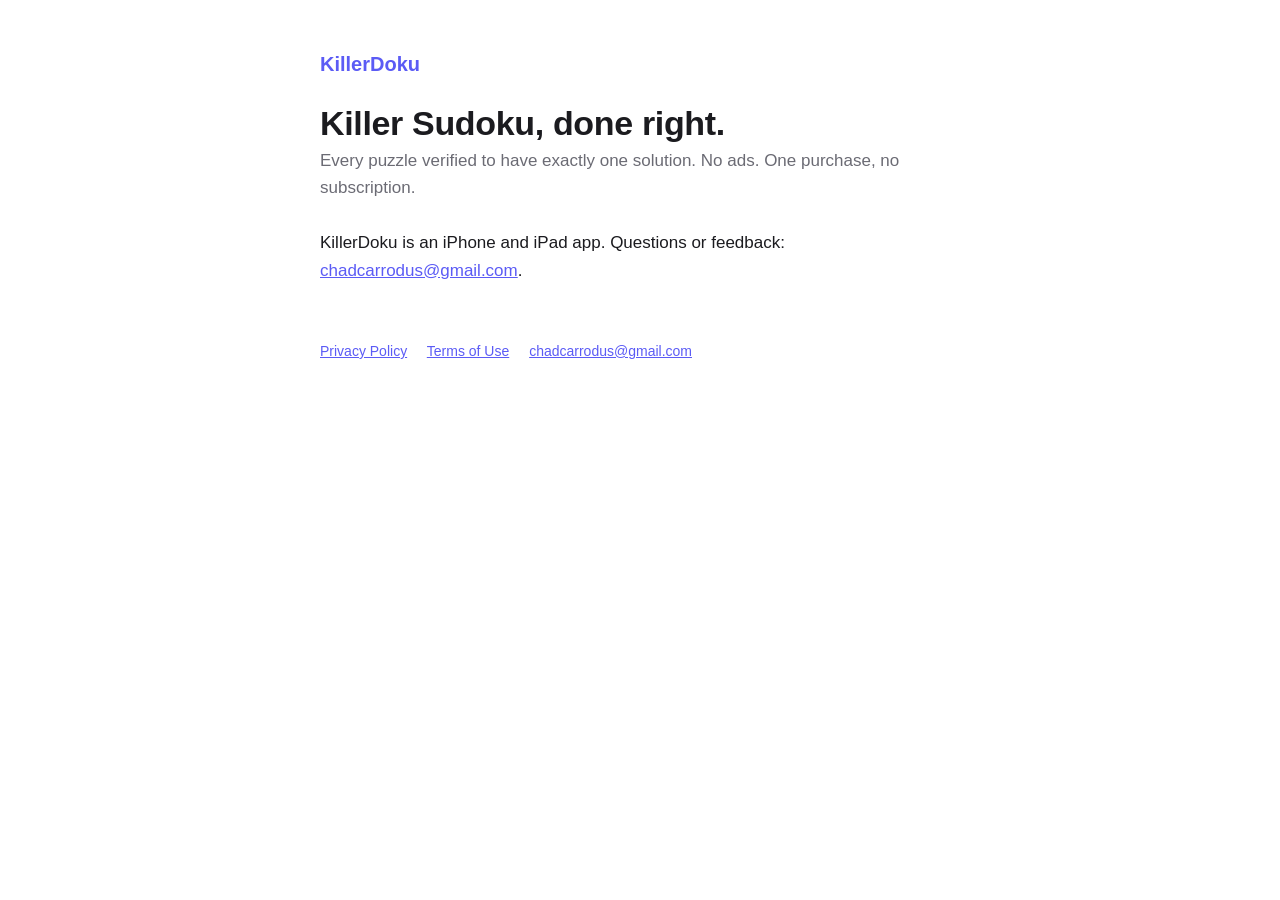
<file: killerdoku/index.html>
<!doctype html>
<html lang="en">
<head>
<meta charset="utf-8">
<meta name="viewport" content="width=device-width, initial-scale=1">
<title>KillerDoku</title>
<link rel="stylesheet" href="_site.css">
</head>
<body>
<main>
<header><a href="./">KillerDoku</a></header>
<h1>Killer Sudoku, done right.</h1>
<p class="meta">Every puzzle verified to have exactly one solution. No ads. One purchase, no subscription.</p>
<p>KillerDoku is an iPhone and iPad app. Questions or feedback: <a href="mailto:chadcarrodus@gmail.com">chadcarrodus@gmail.com</a>.</p>
<footer>
<a href="privacy/">Privacy Policy</a>
<a href="terms/">Terms of Use</a>
<a href="mailto:chadcarrodus@gmail.com">chadcarrodus@gmail.com</a>
</footer>
</main>
</body>
</html>
</file>
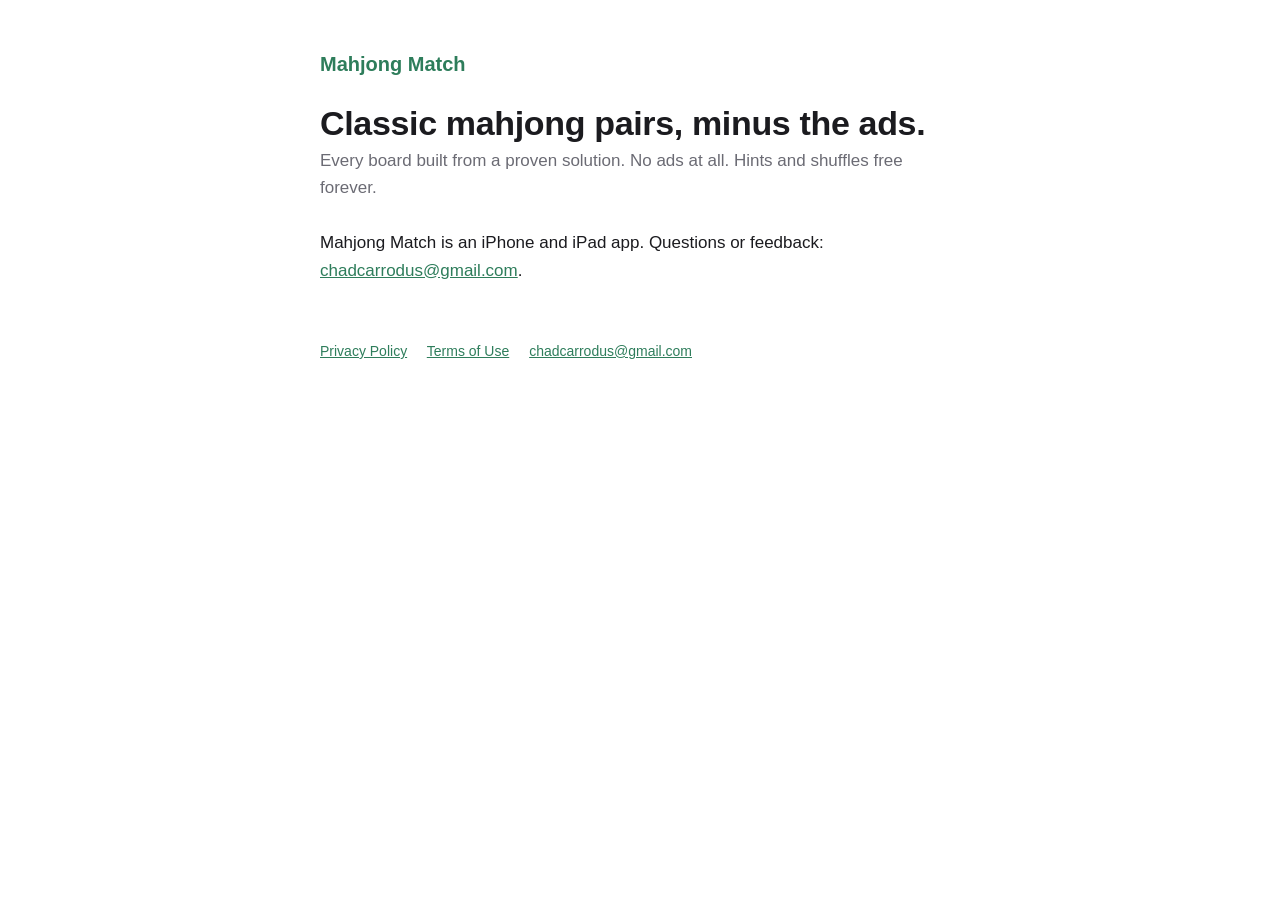
<file: mahjongmatch/index.html>
<!doctype html>
<html lang="en">
<head>
<meta charset="utf-8">
<meta name="viewport" content="width=device-width, initial-scale=1">
<title>Mahjong Match</title>
<link rel="stylesheet" href="_site.css">
</head>
<body>
<main>
<header><a href="./">Mahjong Match</a></header>
<h1>Classic mahjong pairs, minus the ads.</h1>
<p class="meta">Every board built from a proven solution. No ads at all. Hints and shuffles free forever.</p>
<p>Mahjong Match is an iPhone and iPad app. Questions or feedback: <a href="mailto:chadcarrodus@gmail.com">chadcarrodus@gmail.com</a>.</p>
<footer>
<a href="privacy/">Privacy Policy</a>
<a href="terms/">Terms of Use</a>
<a href="mailto:chadcarrodus@gmail.com">chadcarrodus@gmail.com</a>
</footer>
</main>
</body>
</html>
</file>
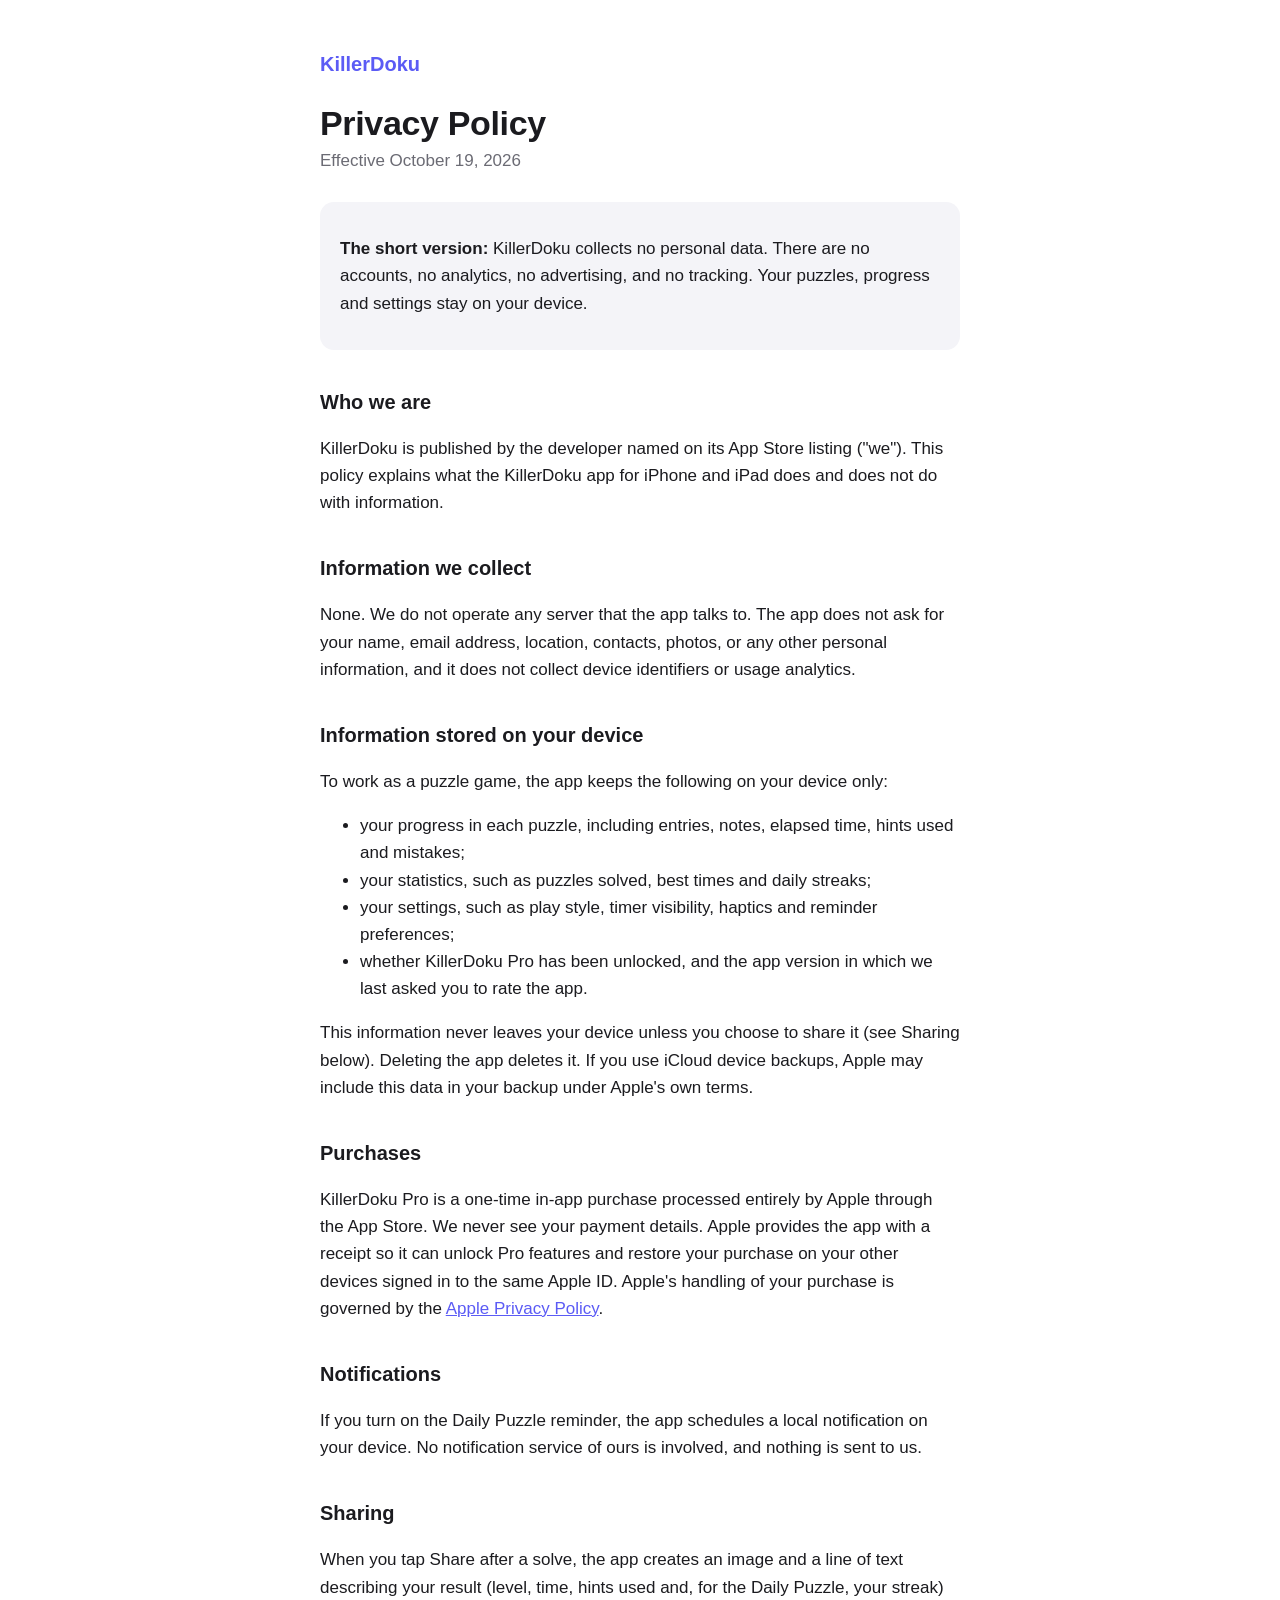
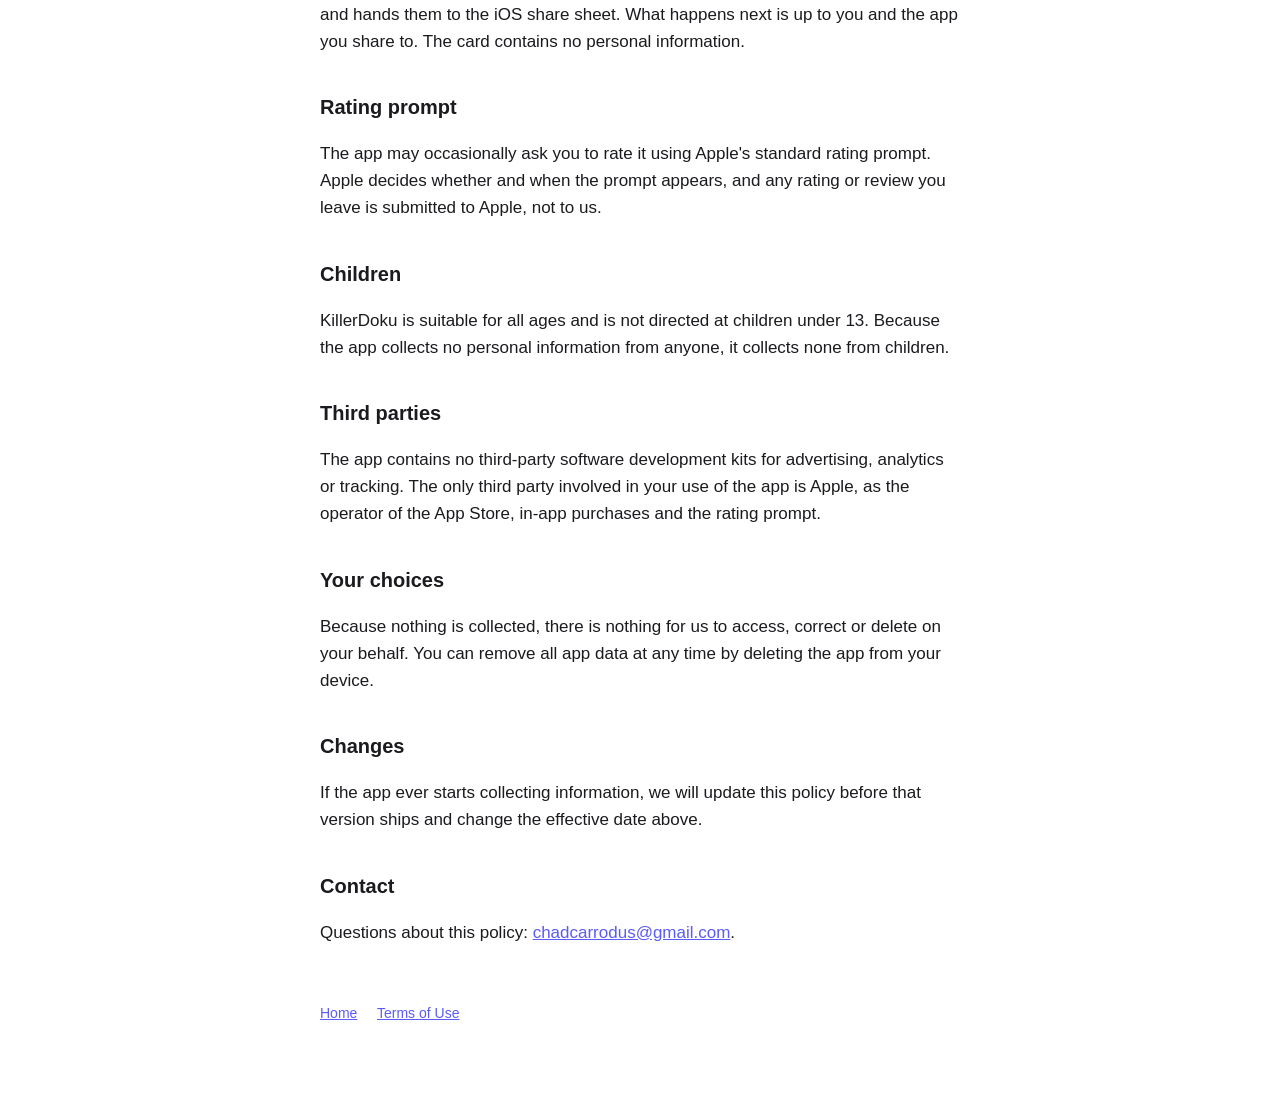
<file: killerdoku/privacy/index.html>
<!doctype html>
<html lang="en">
<head>
<meta charset="utf-8">
<meta name="viewport" content="width=device-width, initial-scale=1">
<title>Privacy Policy · KillerDoku</title>
<link rel="stylesheet" href="../_site.css">
</head>
<body>
<main>
<header><a href="../">KillerDoku</a></header>
<h1>Privacy Policy</h1>
<p class="meta">Effective October 19, 2026</p>

<div class="card"><p><strong>The short version:</strong> KillerDoku collects no personal data. There are no accounts, no analytics, no advertising, and no tracking. Your puzzles, progress and settings stay on your device.</p></div>

<h2>Who we are</h2>
<p>KillerDoku is published by the developer named on its App Store listing ("we"). This policy explains what the KillerDoku app for iPhone and iPad does and does not do with information.</p>

<h2>Information we collect</h2>
<p>None. We do not operate any server that the app talks to. The app does not ask for your name, email address, location, contacts, photos, or any other personal information, and it does not collect device identifiers or usage analytics.</p>

<h2>Information stored on your device</h2>
<p>To work as a puzzle game, the app keeps the following on your device only:</p>
<ul>
<li>your progress in each puzzle, including entries, notes, elapsed time, hints used and mistakes;</li>
<li>your statistics, such as puzzles solved, best times and daily streaks;</li>
<li>your settings, such as play style, timer visibility, haptics and reminder preferences;</li>
<li>whether KillerDoku Pro has been unlocked, and the app version in which we last asked you to rate the app.</li>
</ul>
<p>This information never leaves your device unless you choose to share it (see Sharing below). Deleting the app deletes it. If you use iCloud device backups, Apple may include this data in your backup under Apple's own terms.</p>

<h2>Purchases</h2>
<p>KillerDoku Pro is a one-time in-app purchase processed entirely by Apple through the App Store. We never see your payment details. Apple provides the app with a receipt so it can unlock Pro features and restore your purchase on your other devices signed in to the same Apple ID. Apple's handling of your purchase is governed by the <a href="https://www.apple.com/legal/privacy/">Apple Privacy Policy</a>.</p>

<h2>Notifications</h2>
<p>If you turn on the Daily Puzzle reminder, the app schedules a local notification on your device. No notification service of ours is involved, and nothing is sent to us.</p>

<h2>Sharing</h2>
<p>When you tap Share after a solve, the app creates an image and a line of text describing your result (level, time, hints used and, for the Daily Puzzle, your streak) and hands them to the iOS share sheet. What happens next is up to you and the app you share to. The card contains no personal information.</p>

<h2>Rating prompt</h2>
<p>The app may occasionally ask you to rate it using Apple's standard rating prompt. Apple decides whether and when the prompt appears, and any rating or review you leave is submitted to Apple, not to us.</p>

<h2>Children</h2>
<p>KillerDoku is suitable for all ages and is not directed at children under 13. Because the app collects no personal information from anyone, it collects none from children.</p>

<h2>Third parties</h2>
<p>The app contains no third-party software development kits for advertising, analytics or tracking. The only third party involved in your use of the app is Apple, as the operator of the App Store, in-app purchases and the rating prompt.</p>

<h2>Your choices</h2>
<p>Because nothing is collected, there is nothing for us to access, correct or delete on your behalf. You can remove all app data at any time by deleting the app from your device.</p>

<h2>Changes</h2>
<p>If the app ever starts collecting information, we will update this policy before that version ships and change the effective date above.</p>

<h2>Contact</h2>
<p>Questions about this policy: <a href="mailto:chadcarrodus@gmail.com">chadcarrodus@gmail.com</a>.</p>

<footer>
<a href="../">Home</a>
<a href="../terms/">Terms of Use</a>
</footer>
</main>
</body>
</html>
</file>
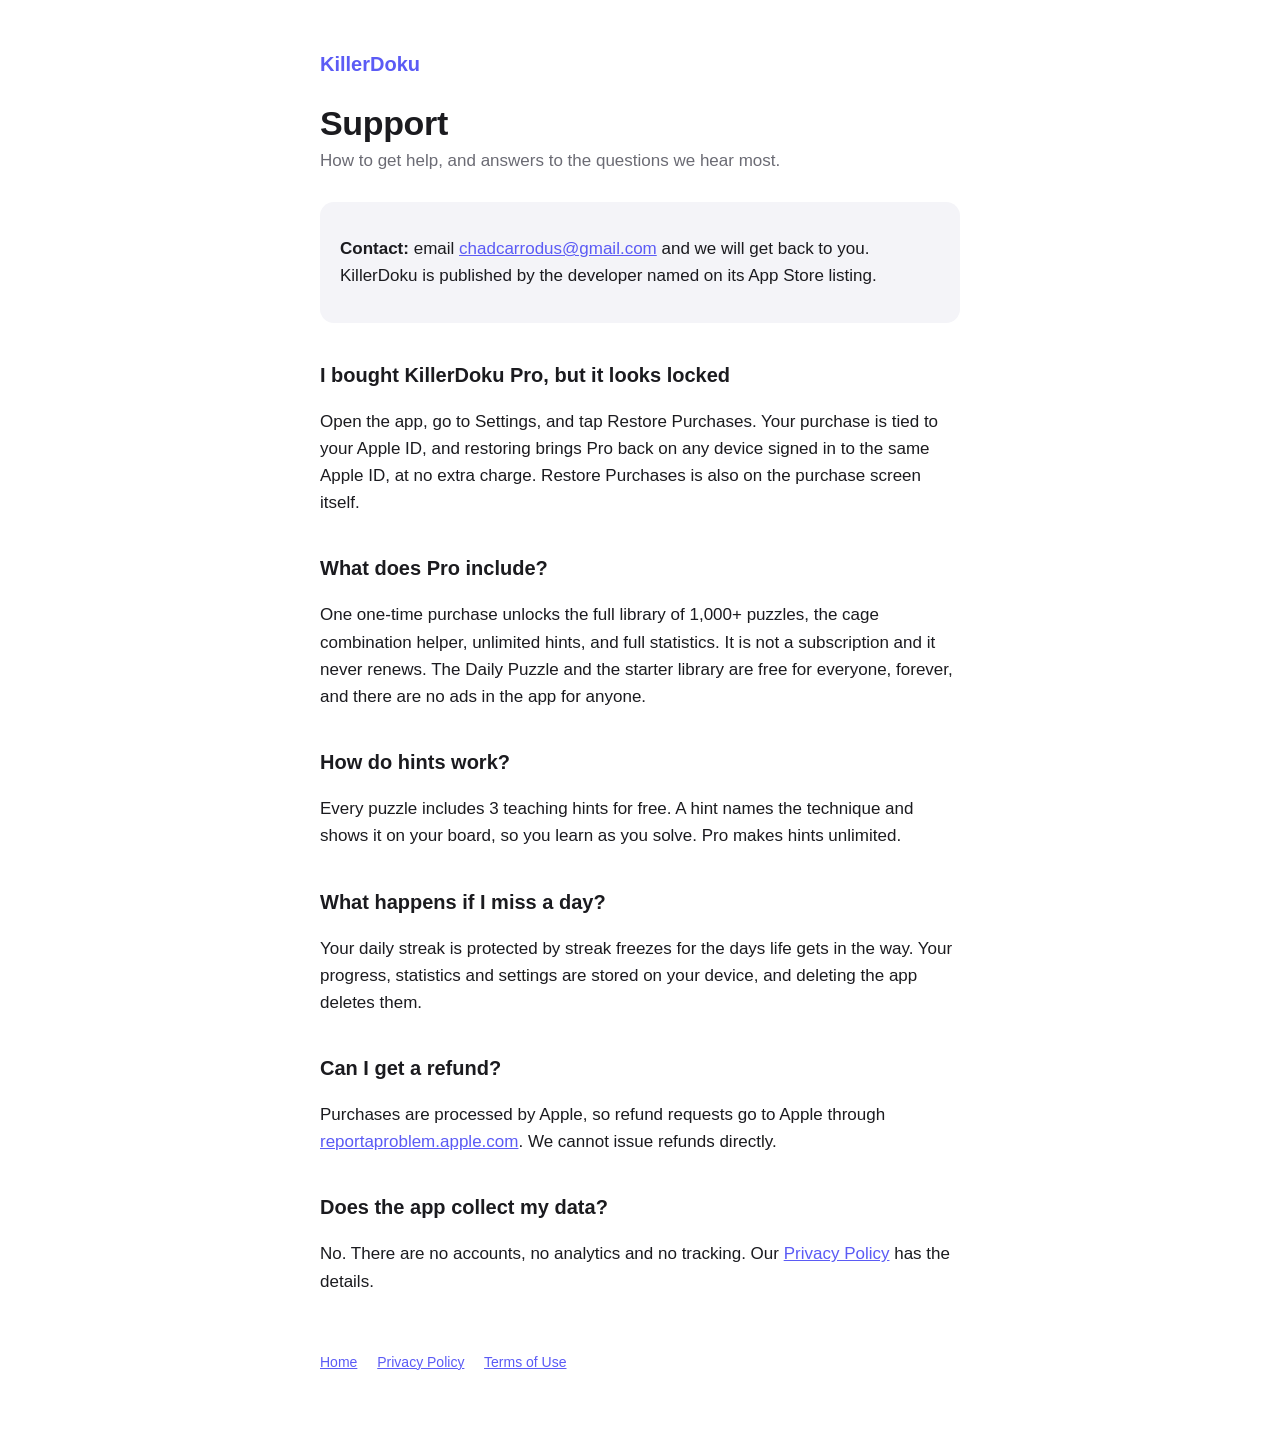
<file: killerdoku/support/index.html>
<!doctype html>
<html lang="en">
<head>
<meta charset="utf-8">
<meta name="viewport" content="width=device-width, initial-scale=1">
<title>Support · KillerDoku</title>
<link rel="stylesheet" href="../_site.css">
</head>
<body>
<main>
<header><a href="../">KillerDoku</a></header>
<h1>Support</h1>
<p class="meta">How to get help, and answers to the questions we hear most.</p>

<div class="card"><p><strong>Contact:</strong> email <a href="mailto:chadcarrodus@gmail.com">chadcarrodus@gmail.com</a> and we will get back to you. KillerDoku is published by the developer named on its App Store listing.</p></div>

<h2>I bought KillerDoku Pro, but it looks locked</h2>
<p>Open the app, go to Settings, and tap Restore Purchases. Your purchase is tied to your Apple ID, and restoring brings Pro back on any device signed in to the same Apple ID, at no extra charge. Restore Purchases is also on the purchase screen itself.</p>

<h2>What does Pro include?</h2>
<p>One one-time purchase unlocks the full library of 1,000+ puzzles, the cage combination helper, unlimited hints, and full statistics. It is not a subscription and it never renews. The Daily Puzzle and the starter library are free for everyone, forever, and there are no ads in the app for anyone.</p>

<h2>How do hints work?</h2>
<p>Every puzzle includes 3 teaching hints for free. A hint names the technique and shows it on your board, so you learn as you solve. Pro makes hints unlimited.</p>

<h2>What happens if I miss a day?</h2>
<p>Your daily streak is protected by streak freezes for the days life gets in the way. Your progress, statistics and settings are stored on your device, and deleting the app deletes them.</p>

<h2>Can I get a refund?</h2>
<p>Purchases are processed by Apple, so refund requests go to Apple through <a href="https://reportaproblem.apple.com/">reportaproblem.apple.com</a>. We cannot issue refunds directly.</p>

<h2>Does the app collect my data?</h2>
<p>No. There are no accounts, no analytics and no tracking. Our <a href="../privacy/">Privacy Policy</a> has the details.</p>

<footer>
<a href="../">Home</a>
<a href="../privacy/">Privacy Policy</a>
<a href="../terms/">Terms of Use</a>
</footer>
</main>
</body>
</html>
</file>
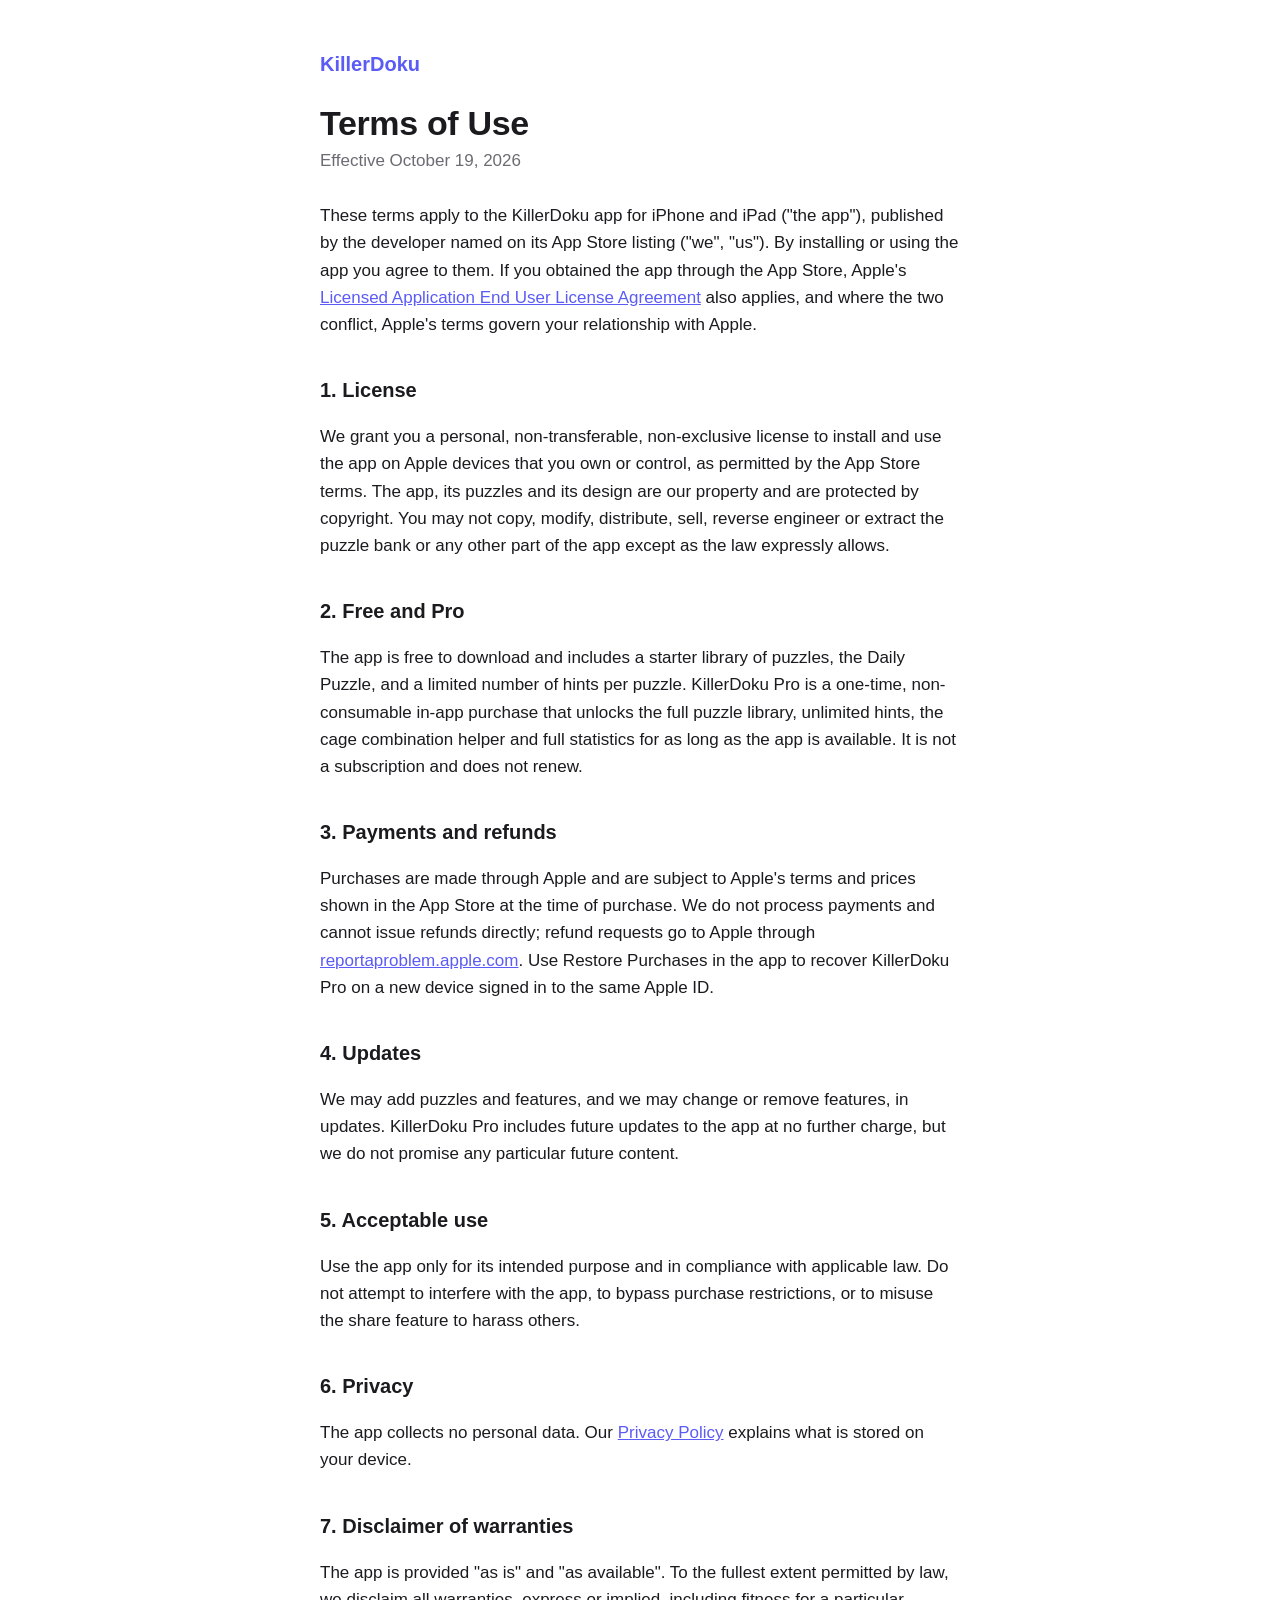
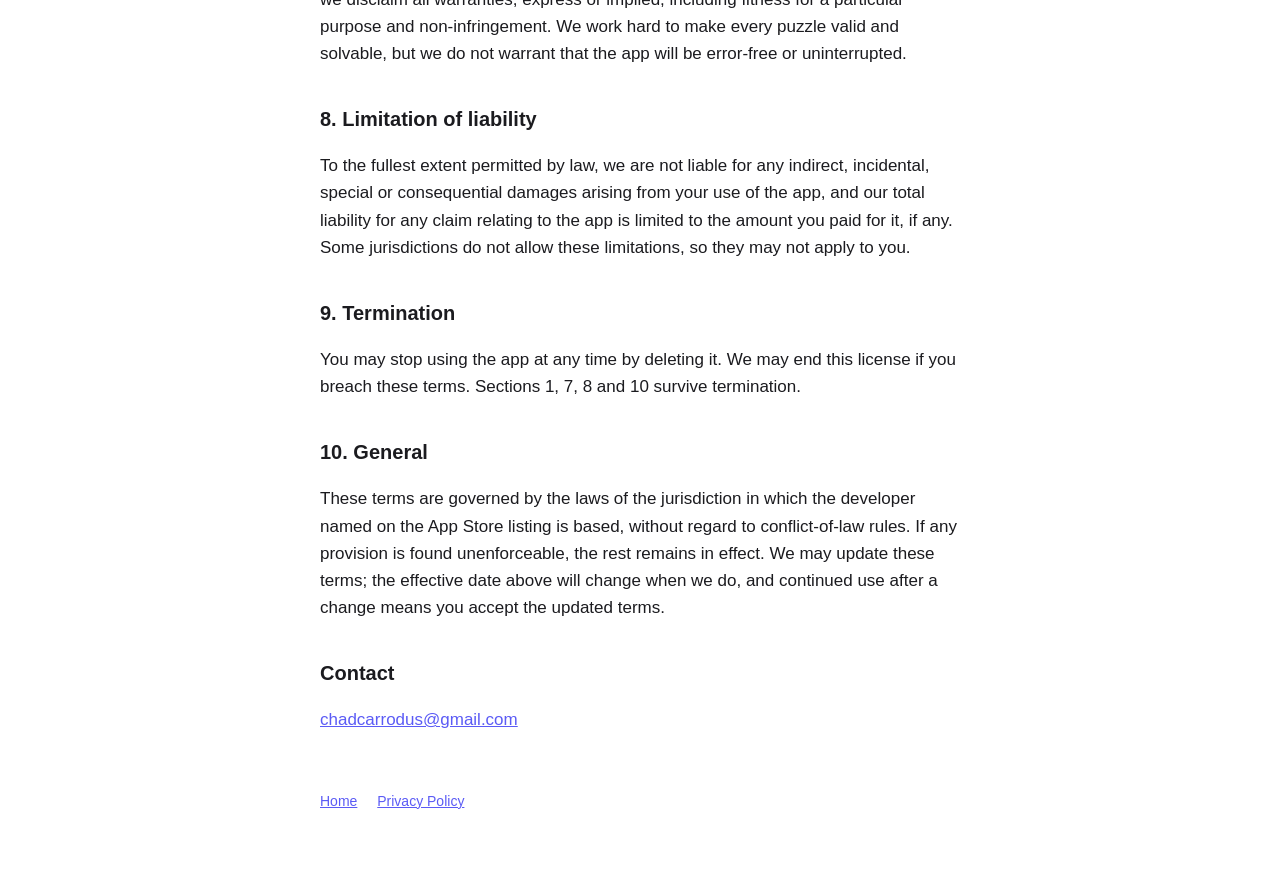
<file: killerdoku/terms/index.html>
<!doctype html>
<html lang="en">
<head>
<meta charset="utf-8">
<meta name="viewport" content="width=device-width, initial-scale=1">
<title>Terms of Use · KillerDoku</title>
<link rel="stylesheet" href="../_site.css">
</head>
<body>
<main>
<header><a href="../">KillerDoku</a></header>
<h1>Terms of Use</h1>
<p class="meta">Effective October 19, 2026</p>

<p>These terms apply to the KillerDoku app for iPhone and iPad ("the app"), published by the developer named on its App Store listing ("we", "us"). By installing or using the app you agree to them. If you obtained the app through the App Store, Apple's <a href="https://www.apple.com/legal/internet-services/itunes/dev/stdeula/">Licensed Application End User License Agreement</a> also applies, and where the two conflict, Apple's terms govern your relationship with Apple.</p>

<h2>1. License</h2>
<p>We grant you a personal, non-transferable, non-exclusive license to install and use the app on Apple devices that you own or control, as permitted by the App Store terms. The app, its puzzles and its design are our property and are protected by copyright. You may not copy, modify, distribute, sell, reverse engineer or extract the puzzle bank or any other part of the app except as the law expressly allows.</p>

<h2>2. Free and Pro</h2>
<p>The app is free to download and includes a starter library of puzzles, the Daily Puzzle, and a limited number of hints per puzzle. KillerDoku Pro is a one-time, non-consumable in-app purchase that unlocks the full puzzle library, unlimited hints, the cage combination helper and full statistics for as long as the app is available. It is not a subscription and does not renew.</p>

<h2>3. Payments and refunds</h2>
<p>Purchases are made through Apple and are subject to Apple's terms and prices shown in the App Store at the time of purchase. We do not process payments and cannot issue refunds directly; refund requests go to Apple through <a href="https://reportaproblem.apple.com/">reportaproblem.apple.com</a>. Use Restore Purchases in the app to recover KillerDoku Pro on a new device signed in to the same Apple ID.</p>

<h2>4. Updates</h2>
<p>We may add puzzles and features, and we may change or remove features, in updates. KillerDoku Pro includes future updates to the app at no further charge, but we do not promise any particular future content.</p>

<h2>5. Acceptable use</h2>
<p>Use the app only for its intended purpose and in compliance with applicable law. Do not attempt to interfere with the app, to bypass purchase restrictions, or to misuse the share feature to harass others.</p>

<h2>6. Privacy</h2>
<p>The app collects no personal data. Our <a href="../privacy/">Privacy Policy</a> explains what is stored on your device.</p>

<h2>7. Disclaimer of warranties</h2>
<p>The app is provided "as is" and "as available". To the fullest extent permitted by law, we disclaim all warranties, express or implied, including fitness for a particular purpose and non-infringement. We work hard to make every puzzle valid and solvable, but we do not warrant that the app will be error-free or uninterrupted.</p>

<h2>8. Limitation of liability</h2>
<p>To the fullest extent permitted by law, we are not liable for any indirect, incidental, special or consequential damages arising from your use of the app, and our total liability for any claim relating to the app is limited to the amount you paid for it, if any. Some jurisdictions do not allow these limitations, so they may not apply to you.</p>

<h2>9. Termination</h2>
<p>You may stop using the app at any time by deleting it. We may end this license if you breach these terms. Sections 1, 7, 8 and 10 survive termination.</p>

<h2>10. General</h2>
<p>These terms are governed by the laws of the jurisdiction in which the developer named on the App Store listing is based, without regard to conflict-of-law rules. If any provision is found unenforceable, the rest remains in effect. We may update these terms; the effective date above will change when we do, and continued use after a change means you accept the updated terms.</p>

<h2>Contact</h2>
<p><a href="mailto:chadcarrodus@gmail.com">chadcarrodus@gmail.com</a></p>

<footer>
<a href="../">Home</a>
<a href="../privacy/">Privacy Policy</a>
</footer>
</main>
</body>
</html>
</file>
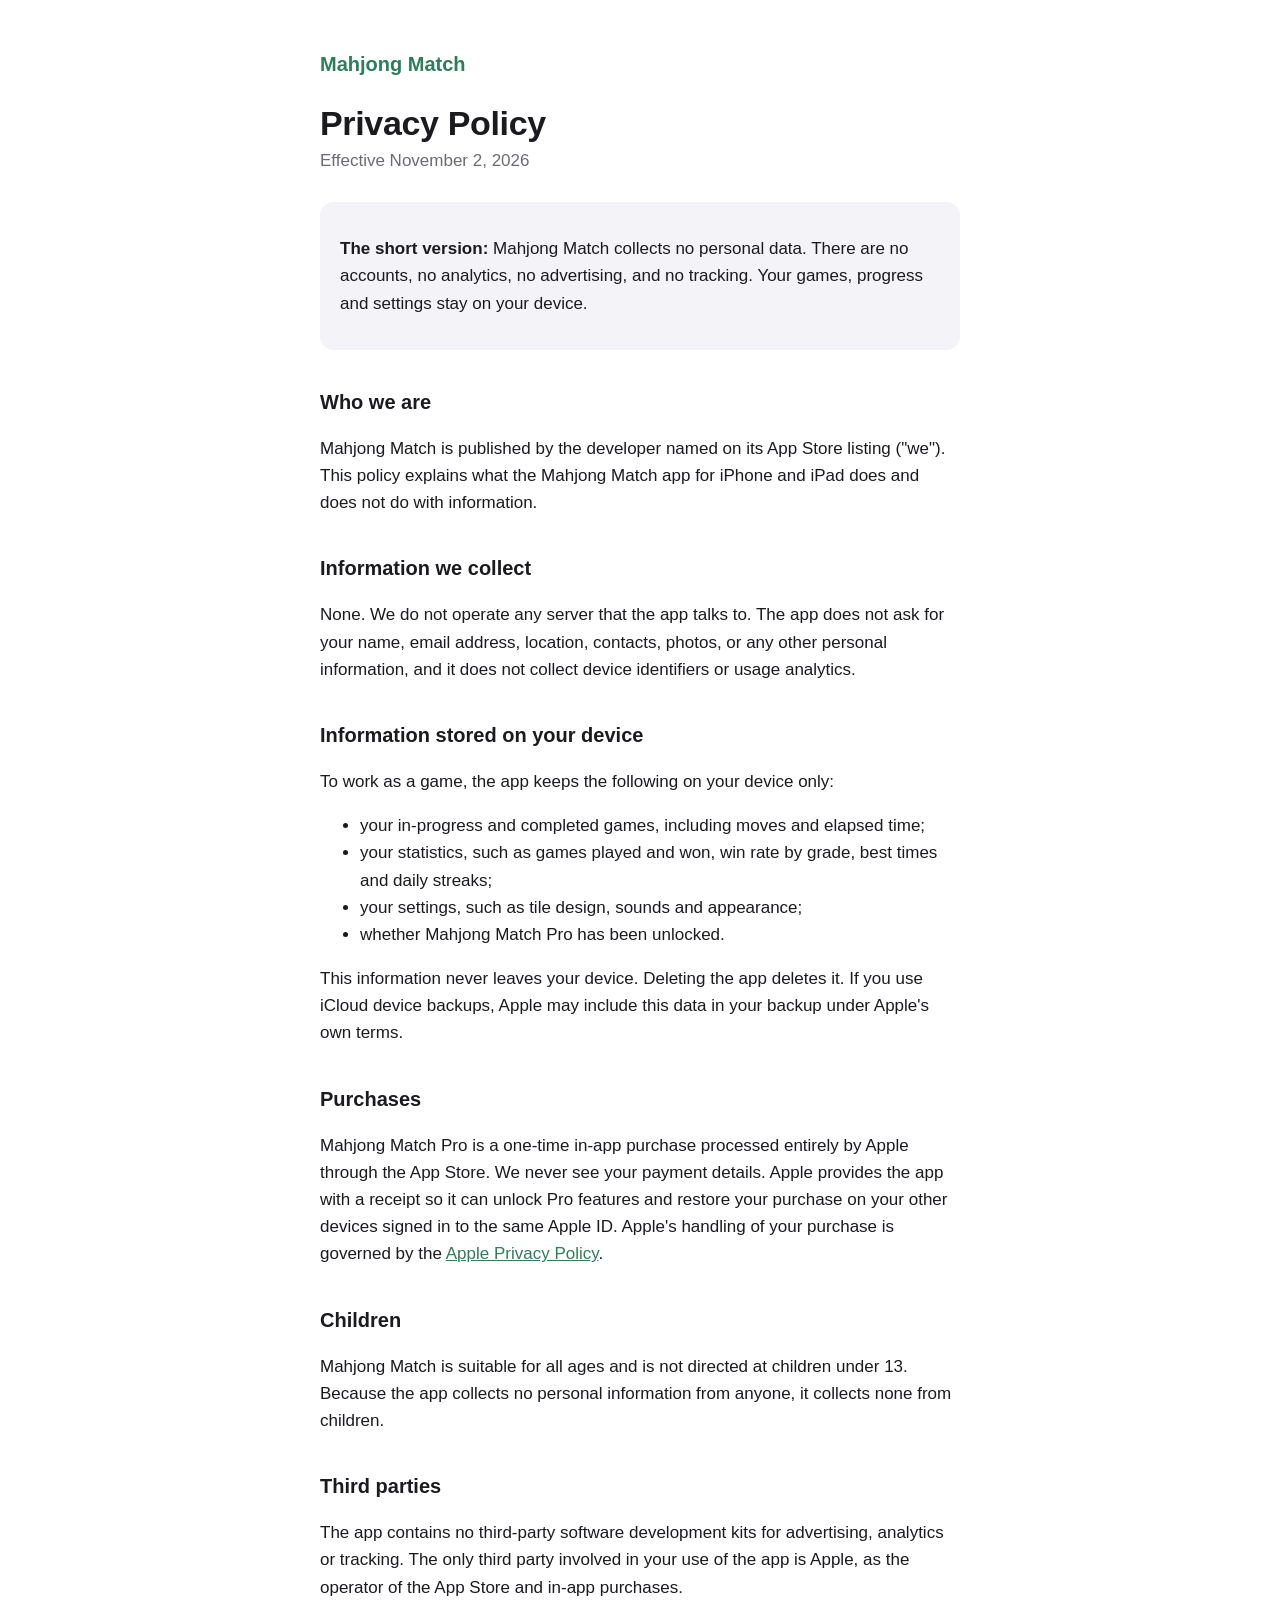
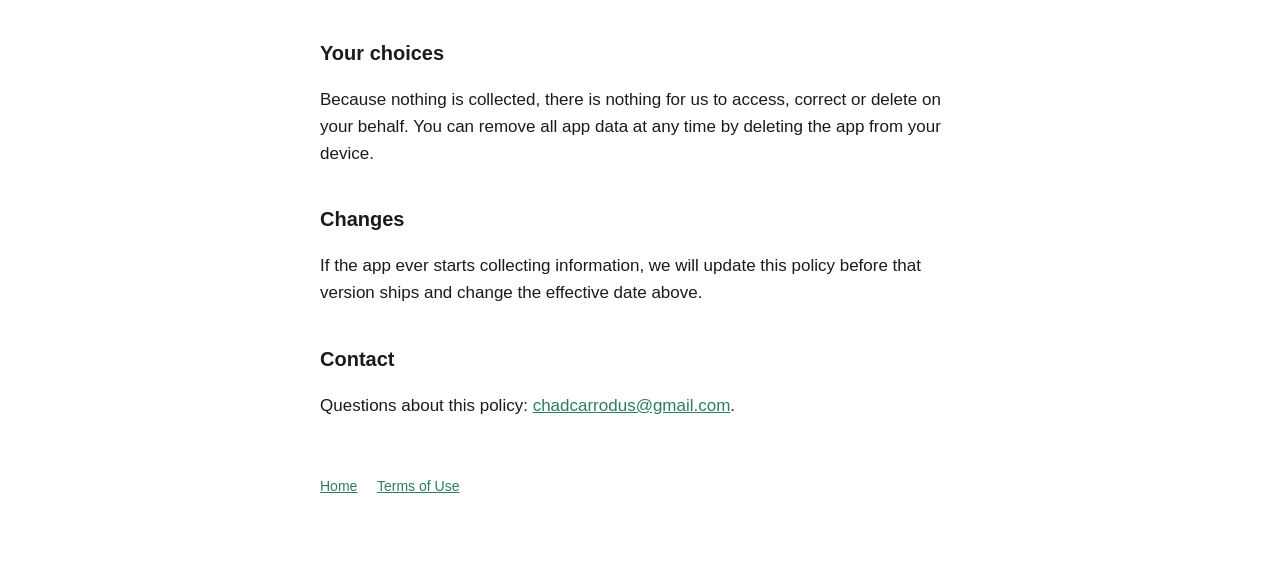
<file: mahjongmatch/privacy/index.html>
<!doctype html>
<html lang="en">
<head>
<meta charset="utf-8">
<meta name="viewport" content="width=device-width, initial-scale=1">
<title>Privacy Policy · Mahjong Match</title>
<link rel="stylesheet" href="../_site.css">
</head>
<body>
<main>
<header><a href="../">Mahjong Match</a></header>
<h1>Privacy Policy</h1>
<p class="meta">Effective November 2, 2026</p>

<div class="card"><p><strong>The short version:</strong> Mahjong Match collects no personal data. There are no accounts, no analytics, no advertising, and no tracking. Your games, progress and settings stay on your device.</p></div>

<h2>Who we are</h2>
<p>Mahjong Match is published by the developer named on its App Store listing ("we"). This policy explains what the Mahjong Match app for iPhone and iPad does and does not do with information.</p>

<h2>Information we collect</h2>
<p>None. We do not operate any server that the app talks to. The app does not ask for your name, email address, location, contacts, photos, or any other personal information, and it does not collect device identifiers or usage analytics.</p>

<h2>Information stored on your device</h2>
<p>To work as a game, the app keeps the following on your device only:</p>
<ul>
<li>your in-progress and completed games, including moves and elapsed time;</li>
<li>your statistics, such as games played and won, win rate by grade, best times and daily streaks;</li>
<li>your settings, such as tile design, sounds and appearance;</li>
<li>whether Mahjong Match Pro has been unlocked.</li>
</ul>
<p>This information never leaves your device. Deleting the app deletes it. If you use iCloud device backups, Apple may include this data in your backup under Apple's own terms.</p>

<h2>Purchases</h2>
<p>Mahjong Match Pro is a one-time in-app purchase processed entirely by Apple through the App Store. We never see your payment details. Apple provides the app with a receipt so it can unlock Pro features and restore your purchase on your other devices signed in to the same Apple ID. Apple's handling of your purchase is governed by the <a href="https://www.apple.com/legal/privacy/">Apple Privacy Policy</a>.</p>

<h2>Children</h2>
<p>Mahjong Match is suitable for all ages and is not directed at children under 13. Because the app collects no personal information from anyone, it collects none from children.</p>

<h2>Third parties</h2>
<p>The app contains no third-party software development kits for advertising, analytics or tracking. The only third party involved in your use of the app is Apple, as the operator of the App Store and in-app purchases.</p>

<h2>Your choices</h2>
<p>Because nothing is collected, there is nothing for us to access, correct or delete on your behalf. You can remove all app data at any time by deleting the app from your device.</p>

<h2>Changes</h2>
<p>If the app ever starts collecting information, we will update this policy before that version ships and change the effective date above.</p>

<h2>Contact</h2>
<p>Questions about this policy: <a href="mailto:chadcarrodus@gmail.com">chadcarrodus@gmail.com</a>.</p>

<footer>
<a href="../">Home</a>
<a href="../terms/">Terms of Use</a>
</footer>
</main>
</body>
</html>
</file>
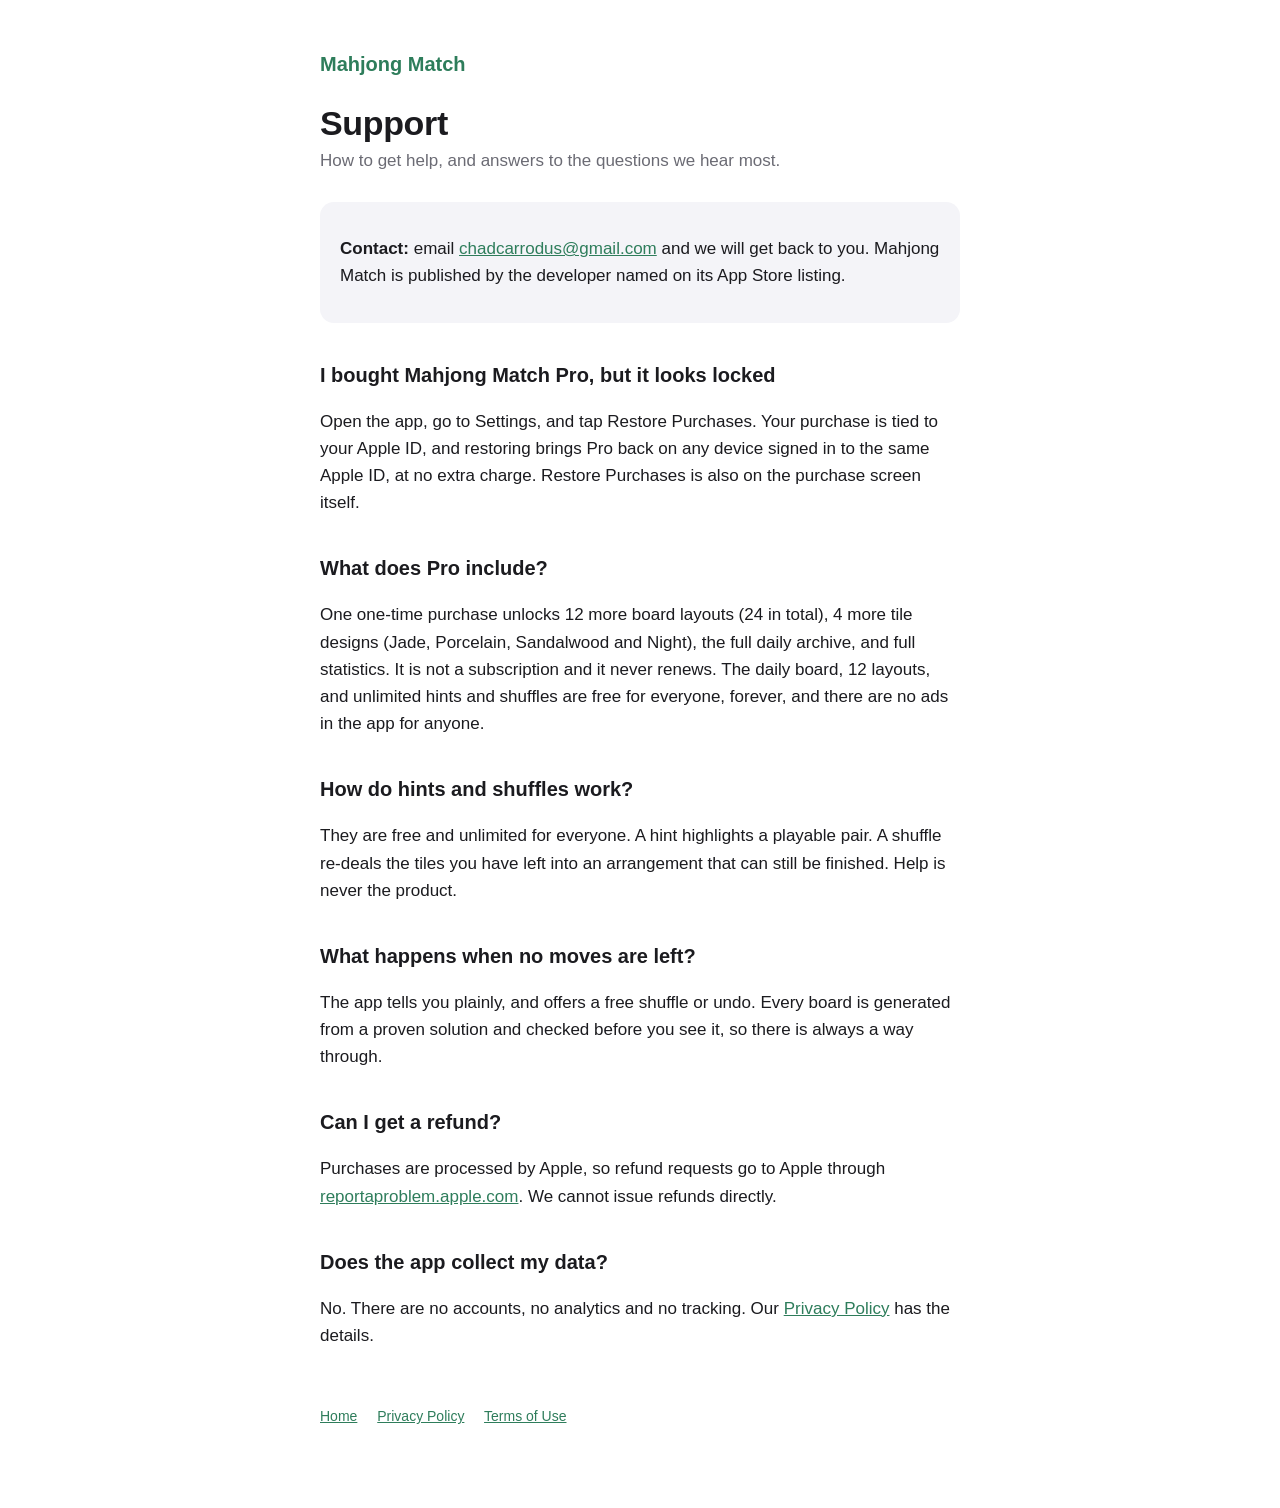
<file: mahjongmatch/support/index.html>
<!doctype html>
<html lang="en">
<head>
<meta charset="utf-8">
<meta name="viewport" content="width=device-width, initial-scale=1">
<title>Support · Mahjong Match</title>
<link rel="stylesheet" href="../_site.css">
</head>
<body>
<main>
<header><a href="../">Mahjong Match</a></header>
<h1>Support</h1>
<p class="meta">How to get help, and answers to the questions we hear most.</p>

<div class="card"><p><strong>Contact:</strong> email <a href="mailto:chadcarrodus@gmail.com">chadcarrodus@gmail.com</a> and we will get back to you. Mahjong Match is published by the developer named on its App Store listing.</p></div>

<h2>I bought Mahjong Match Pro, but it looks locked</h2>
<p>Open the app, go to Settings, and tap Restore Purchases. Your purchase is tied to your Apple ID, and restoring brings Pro back on any device signed in to the same Apple ID, at no extra charge. Restore Purchases is also on the purchase screen itself.</p>

<h2>What does Pro include?</h2>
<p>One one-time purchase unlocks 12 more board layouts (24 in total), 4 more tile designs (Jade, Porcelain, Sandalwood and Night), the full daily archive, and full statistics. It is not a subscription and it never renews. The daily board, 12 layouts, and unlimited hints and shuffles are free for everyone, forever, and there are no ads in the app for anyone.</p>

<h2>How do hints and shuffles work?</h2>
<p>They are free and unlimited for everyone. A hint highlights a playable pair. A shuffle re-deals the tiles you have left into an arrangement that can still be finished. Help is never the product.</p>

<h2>What happens when no moves are left?</h2>
<p>The app tells you plainly, and offers a free shuffle or undo. Every board is generated from a proven solution and checked before you see it, so there is always a way through.</p>

<h2>Can I get a refund?</h2>
<p>Purchases are processed by Apple, so refund requests go to Apple through <a href="https://reportaproblem.apple.com/">reportaproblem.apple.com</a>. We cannot issue refunds directly.</p>

<h2>Does the app collect my data?</h2>
<p>No. There are no accounts, no analytics and no tracking. Our <a href="../privacy/">Privacy Policy</a> has the details.</p>

<footer>
<a href="../">Home</a>
<a href="../privacy/">Privacy Policy</a>
<a href="../terms/">Terms of Use</a>
</footer>
</main>
</body>
</html>
</file>
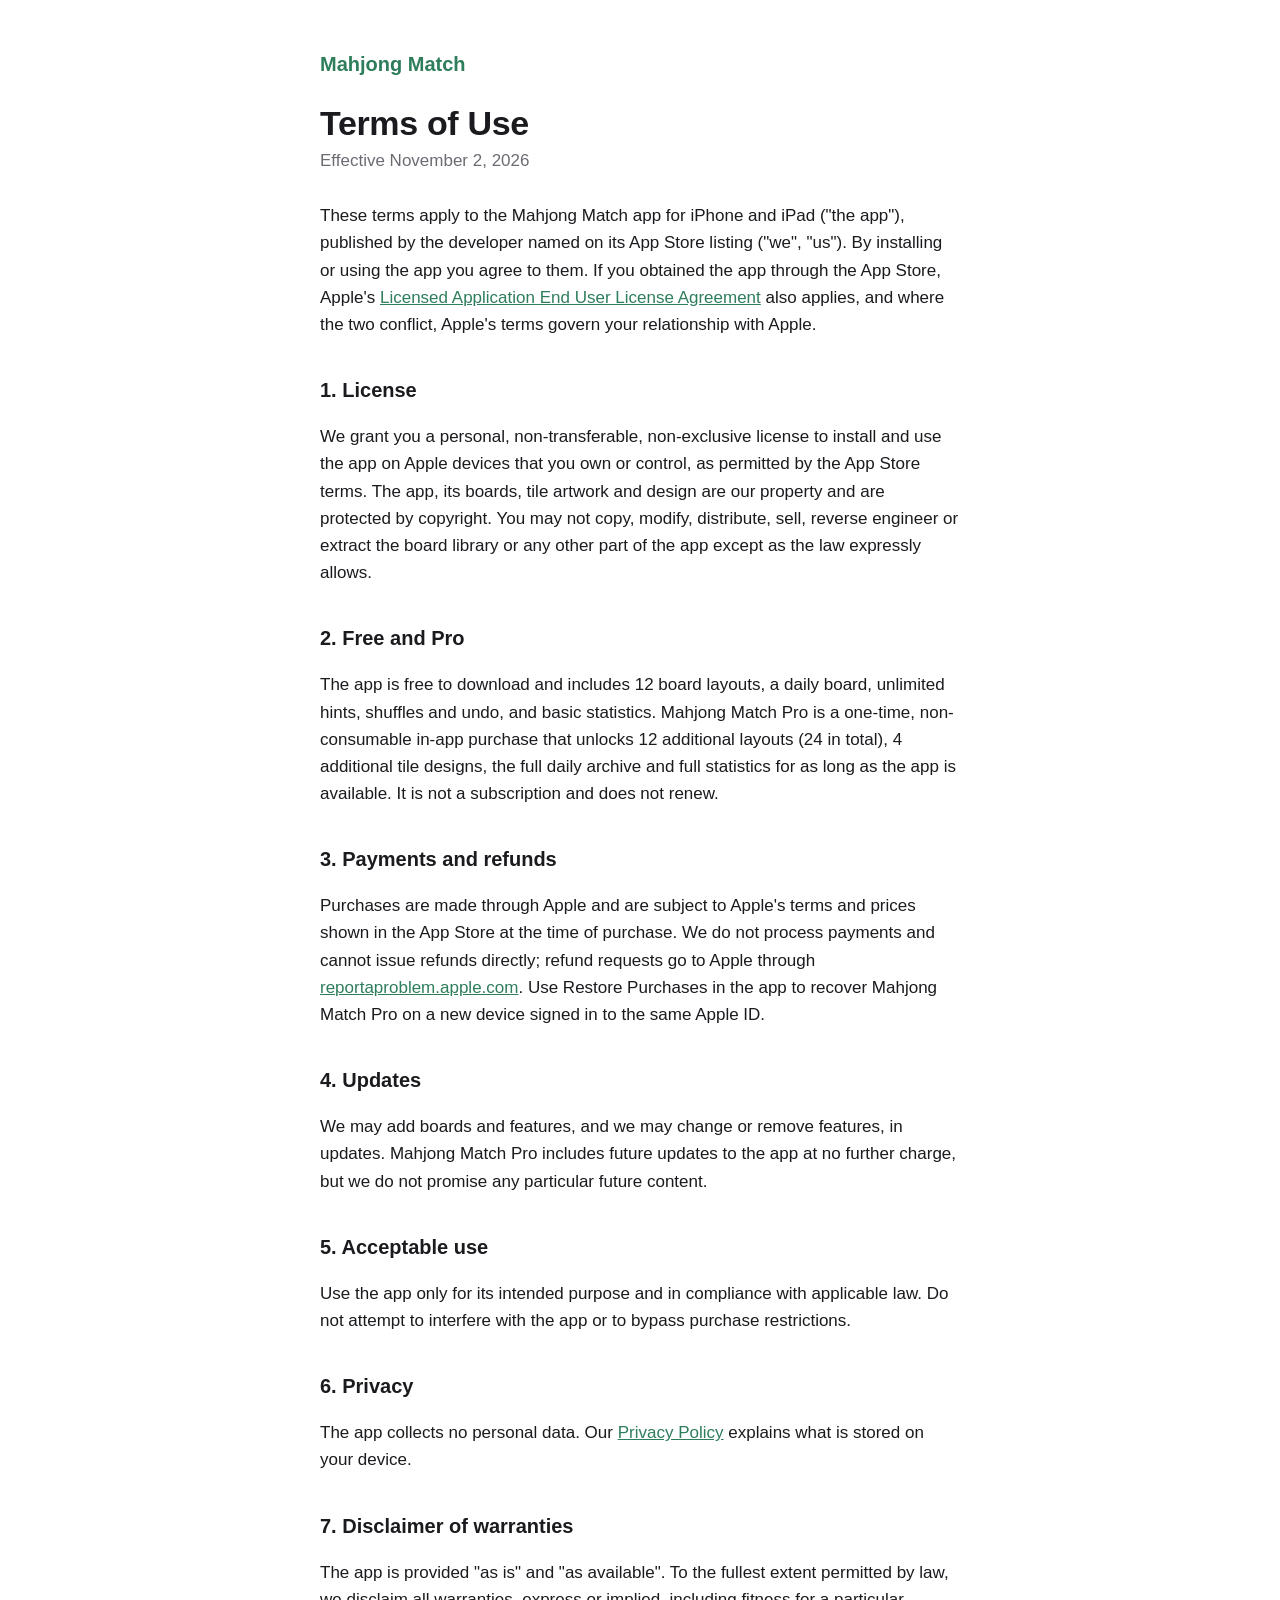
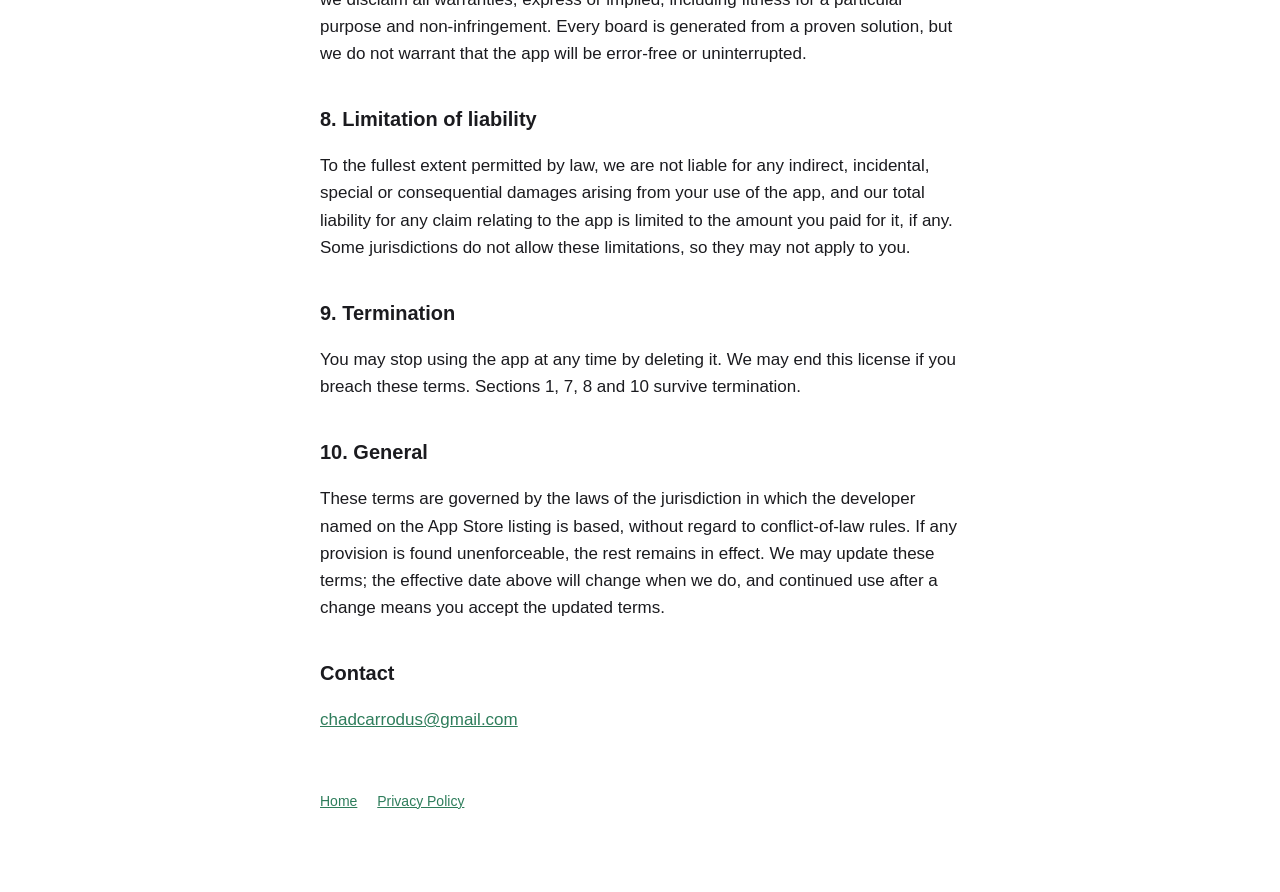
<file: mahjongmatch/terms/index.html>
<!doctype html>
<html lang="en">
<head>
<meta charset="utf-8">
<meta name="viewport" content="width=device-width, initial-scale=1">
<title>Terms of Use · Mahjong Match</title>
<link rel="stylesheet" href="../_site.css">
</head>
<body>
<main>
<header><a href="../">Mahjong Match</a></header>
<h1>Terms of Use</h1>
<p class="meta">Effective November 2, 2026</p>

<p>These terms apply to the Mahjong Match app for iPhone and iPad ("the app"), published by the developer named on its App Store listing ("we", "us"). By installing or using the app you agree to them. If you obtained the app through the App Store, Apple's <a href="https://www.apple.com/legal/internet-services/itunes/dev/stdeula/">Licensed Application End User License Agreement</a> also applies, and where the two conflict, Apple's terms govern your relationship with Apple.</p>

<h2>1. License</h2>
<p>We grant you a personal, non-transferable, non-exclusive license to install and use the app on Apple devices that you own or control, as permitted by the App Store terms. The app, its boards, tile artwork and design are our property and are protected by copyright. You may not copy, modify, distribute, sell, reverse engineer or extract the board library or any other part of the app except as the law expressly allows.</p>

<h2>2. Free and Pro</h2>
<p>The app is free to download and includes 12 board layouts, a daily board, unlimited hints, shuffles and undo, and basic statistics. Mahjong Match Pro is a one-time, non-consumable in-app purchase that unlocks 12 additional layouts (24 in total), 4 additional tile designs, the full daily archive and full statistics for as long as the app is available. It is not a subscription and does not renew.</p>

<h2>3. Payments and refunds</h2>
<p>Purchases are made through Apple and are subject to Apple's terms and prices shown in the App Store at the time of purchase. We do not process payments and cannot issue refunds directly; refund requests go to Apple through <a href="https://reportaproblem.apple.com/">reportaproblem.apple.com</a>. Use Restore Purchases in the app to recover Mahjong Match Pro on a new device signed in to the same Apple ID.</p>

<h2>4. Updates</h2>
<p>We may add boards and features, and we may change or remove features, in updates. Mahjong Match Pro includes future updates to the app at no further charge, but we do not promise any particular future content.</p>

<h2>5. Acceptable use</h2>
<p>Use the app only for its intended purpose and in compliance with applicable law. Do not attempt to interfere with the app or to bypass purchase restrictions.</p>

<h2>6. Privacy</h2>
<p>The app collects no personal data. Our <a href="../privacy/">Privacy Policy</a> explains what is stored on your device.</p>

<h2>7. Disclaimer of warranties</h2>
<p>The app is provided "as is" and "as available". To the fullest extent permitted by law, we disclaim all warranties, express or implied, including fitness for a particular purpose and non-infringement. Every board is generated from a proven solution, but we do not warrant that the app will be error-free or uninterrupted.</p>

<h2>8. Limitation of liability</h2>
<p>To the fullest extent permitted by law, we are not liable for any indirect, incidental, special or consequential damages arising from your use of the app, and our total liability for any claim relating to the app is limited to the amount you paid for it, if any. Some jurisdictions do not allow these limitations, so they may not apply to you.</p>

<h2>9. Termination</h2>
<p>You may stop using the app at any time by deleting it. We may end this license if you breach these terms. Sections 1, 7, 8 and 10 survive termination.</p>

<h2>10. General</h2>
<p>These terms are governed by the laws of the jurisdiction in which the developer named on the App Store listing is based, without regard to conflict-of-law rules. If any provision is found unenforceable, the rest remains in effect. We may update these terms; the effective date above will change when we do, and continued use after a change means you accept the updated terms.</p>

<h2>Contact</h2>
<p><a href="mailto:chadcarrodus@gmail.com">chadcarrodus@gmail.com</a></p>

<footer>
<a href="../">Home</a>
<a href="../privacy/">Privacy Policy</a>
</footer>
</main>
</body>
</html>
</file>
<file: killerdoku/_site.css>
:root { --accent: #5B5BF5; --text: #1b1b1f; --muted: #6b6b74; --bg: #ffffff; --card: #f4f4f8; }
@media (prefers-color-scheme: dark) { :root { --text: #f2f2f5; --muted: #a0a0aa; --bg: #0e0e11; --card: #1b1b20; } }
* { box-sizing: border-box; }
body { margin: 0; background: var(--bg); color: var(--text); font: 17px/1.6 -apple-system, BlinkMacSystemFont, "SF Pro Text", "Helvetica Neue", Helvetica, Arial, sans-serif; }
main { max-width: 680px; margin: 0 auto; padding: 48px 20px 80px; }
header a { color: var(--accent); text-decoration: none; font-weight: 700; font-size: 20px; }
h1 { font-size: 34px; line-height: 1.15; margin: 24px 0 4px; letter-spacing: -0.01em; }
h2 { font-size: 20px; margin: 36px 0 8px; }
p, li { color: var(--text); }
.meta { color: var(--muted); margin: 0 0 28px; }
.card { background: var(--card); border-radius: 14px; padding: 16px 20px; margin: 20px 0; }
a { color: var(--accent); }
footer { margin-top: 56px; color: var(--muted); font-size: 14px; }
footer a { margin-right: 16px; }
</file>
<file: mahjongmatch/_site.css>
:root { --accent: #2E7D5B; --text: #1b1b1f; --muted: #6b6b74; --bg: #ffffff; --card: #f4f4f8; }
@media (prefers-color-scheme: dark) { :root { --text: #f2f2f5; --muted: #a0a0aa; --bg: #0e0e11; --card: #1b1b20; } }
* { box-sizing: border-box; }
body { margin: 0; background: var(--bg); color: var(--text); font: 17px/1.6 -apple-system, BlinkMacSystemFont, "SF Pro Text", "Helvetica Neue", Helvetica, Arial, sans-serif; }
main { max-width: 680px; margin: 0 auto; padding: 48px 20px 80px; }
header a { color: var(--accent); text-decoration: none; font-weight: 700; font-size: 20px; }
h1 { font-size: 34px; line-height: 1.15; margin: 24px 0 4px; letter-spacing: -0.01em; }
h2 { font-size: 20px; margin: 36px 0 8px; }
p, li { color: var(--text); }
.meta { color: var(--muted); margin: 0 0 28px; }
.card { background: var(--card); border-radius: 14px; padding: 16px 20px; margin: 20px 0; }
a { color: var(--accent); }
footer { margin-top: 56px; color: var(--muted); font-size: 14px; }
footer a { margin-right: 16px; }
</file>
